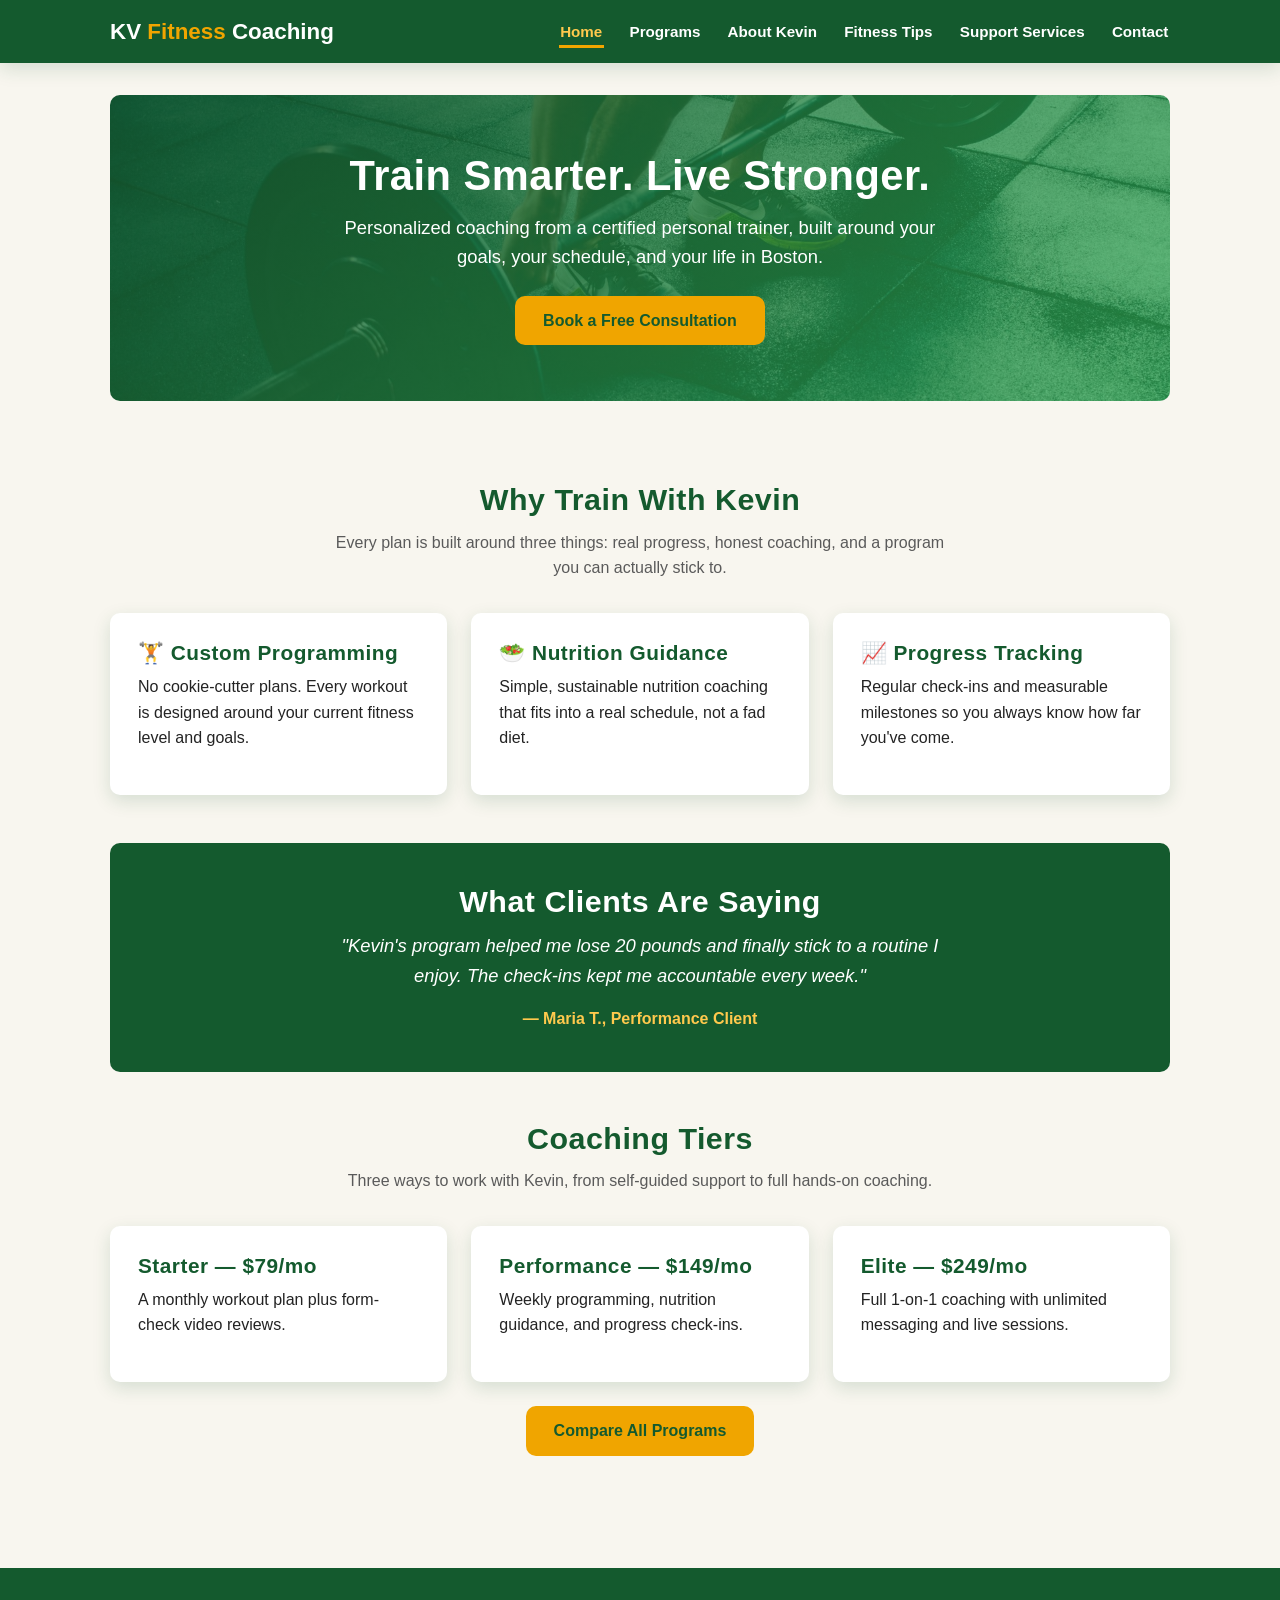
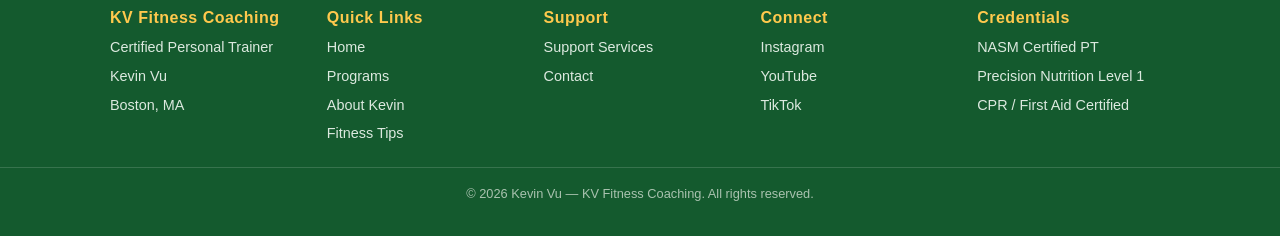
<file: index.html>
<!DOCTYPE html>
<html lang="en">
<head>
  <meta charset="UTF-8">
  <meta name="viewport" content="width=device-width, initial-scale=1.0">
  <title>KV Fitness Coaching | Home</title>
  <meta name="description" content="Personal training and fitness coaching with Kevin Vu, certified personal trainer in Boston, MA.">
  <link rel="stylesheet" href="styles/kvfitness.css">
</head>
<body>

  <header class="site-header">
    <div class="header-inner">
      <div class="logo">KV <span>Fitness</span> Coaching</div>
      <button class="nav-toggle" aria-label="Toggle navigation menu">&#9776;</button>
      <nav class="main-nav" aria-label="Primary">
        <ul>
          <li><a href="index.html" class="active">Home</a></li>
          <li><a href="programs.html">Programs</a></li>
          <li><a href="about.html">About Kevin</a></li>
          <li><a href="tips.html">Fitness Tips</a></li>
          <li><a href="services.html">Support Services</a></li>
          <li><a href="contact.html">Contact</a></li>
        </ul>
      </nav>
    </div>
  </header>

  <main>
    <section class="hero banner-home">
      <h1>Train Smarter. Live Stronger.</h1>
      <p>Personalized coaching from a certified personal trainer, built around your goals, your schedule, and your life in Boston.</p>
      <a href="contact.html" class="btn">Book a Free Consultation</a>
    </section>

    <section class="section">
      <div class="section-title">
        <h2>Why Train With Kevin</h2>
        <p>Every plan is built around three things: real progress, honest coaching, and a program you can actually stick to.</p>
      </div>
      <div class="card-grid">
        <article class="card">
          <h3>🏋️ Custom Programming</h3>
          <p>No cookie-cutter plans. Every workout is designed around your current fitness level and goals.</p>
        </article>
        <article class="card">
          <h3>🥗 Nutrition Guidance</h3>
          <p>Simple, sustainable nutrition coaching that fits into a real schedule, not a fad diet.</p>
        </article>
        <article class="card">
          <h3>📈 Progress Tracking</h3>
          <p>Regular check-ins and measurable milestones so you always know how far you've come.</p>
        </article>
      </div>
    </section>

    <section class="section testimonial">
      <h2>What Clients Are Saying</h2>
      <blockquote>"Kevin's program helped me lose 20 pounds and finally stick to a routine I enjoy. The check-ins kept me accountable every week."</blockquote>
      <cite>— Maria T., Performance Client</cite>
    </section>

    <section class="section">
      <div class="section-title">
        <h2>Coaching Tiers</h2>
        <p>Three ways to work with Kevin, from self-guided support to full hands-on coaching.</p>
      </div>
      <div class="card-grid">
        <article class="card">
          <h3>Starter — $79/mo</h3>
          <p>A monthly workout plan plus form-check video reviews.</p>
        </article>
        <article class="card">
          <h3>Performance — $149/mo</h3>
          <p>Weekly programming, nutrition guidance, and progress check-ins.</p>
        </article>
        <article class="card">
          <h3>Elite — $249/mo</h3>
          <p>Full 1-on-1 coaching with unlimited messaging and live sessions.</p>
        </article>
      </div>
      <p style="text-align:center; margin-top:1.5rem;"><a href="programs.html" class="btn">Compare All Programs</a></p>
    </section>
  </main>

  <footer class="site-footer">
    <div class="footer-inner">
      <div class="footer-col">
        <h3>KV Fitness Coaching</h3>
        <p>Certified Personal Trainer</p>
        <p>Kevin Vu</p>
        <p>Boston, MA</p>
      </div>
      <div class="footer-col">
        <h3>Quick Links</h3>
        <a href="index.html">Home</a>
        <a href="programs.html">Programs</a>
        <a href="about.html">About Kevin</a>
        <a href="tips.html">Fitness Tips</a>
      </div>
      <div class="footer-col">
        <h3>Support</h3>
        <a href="services.html">Support Services</a>
        <a href="contact.html">Contact</a>
      </div>
      <div class="footer-col">
        <h3>Connect</h3>
        <a href="#">Instagram</a>
        <a href="#">YouTube</a>
        <a href="#">TikTok</a>
      </div>
      <div class="footer-col">
        <h3>Credentials</h3>
        <p>NASM Certified PT</p>
        <p>Precision Nutrition Level 1</p>
        <p>CPR / First Aid Certified</p>
      </div>
    </div>
    <div class="footer-bottom">
      <p>&copy; 2026 Kevin Vu — KV Fitness Coaching. All rights reserved.</p>
    </div>
  </footer>

  <script src="scripts/nav.js"></script>
</body>
</html>
</file>
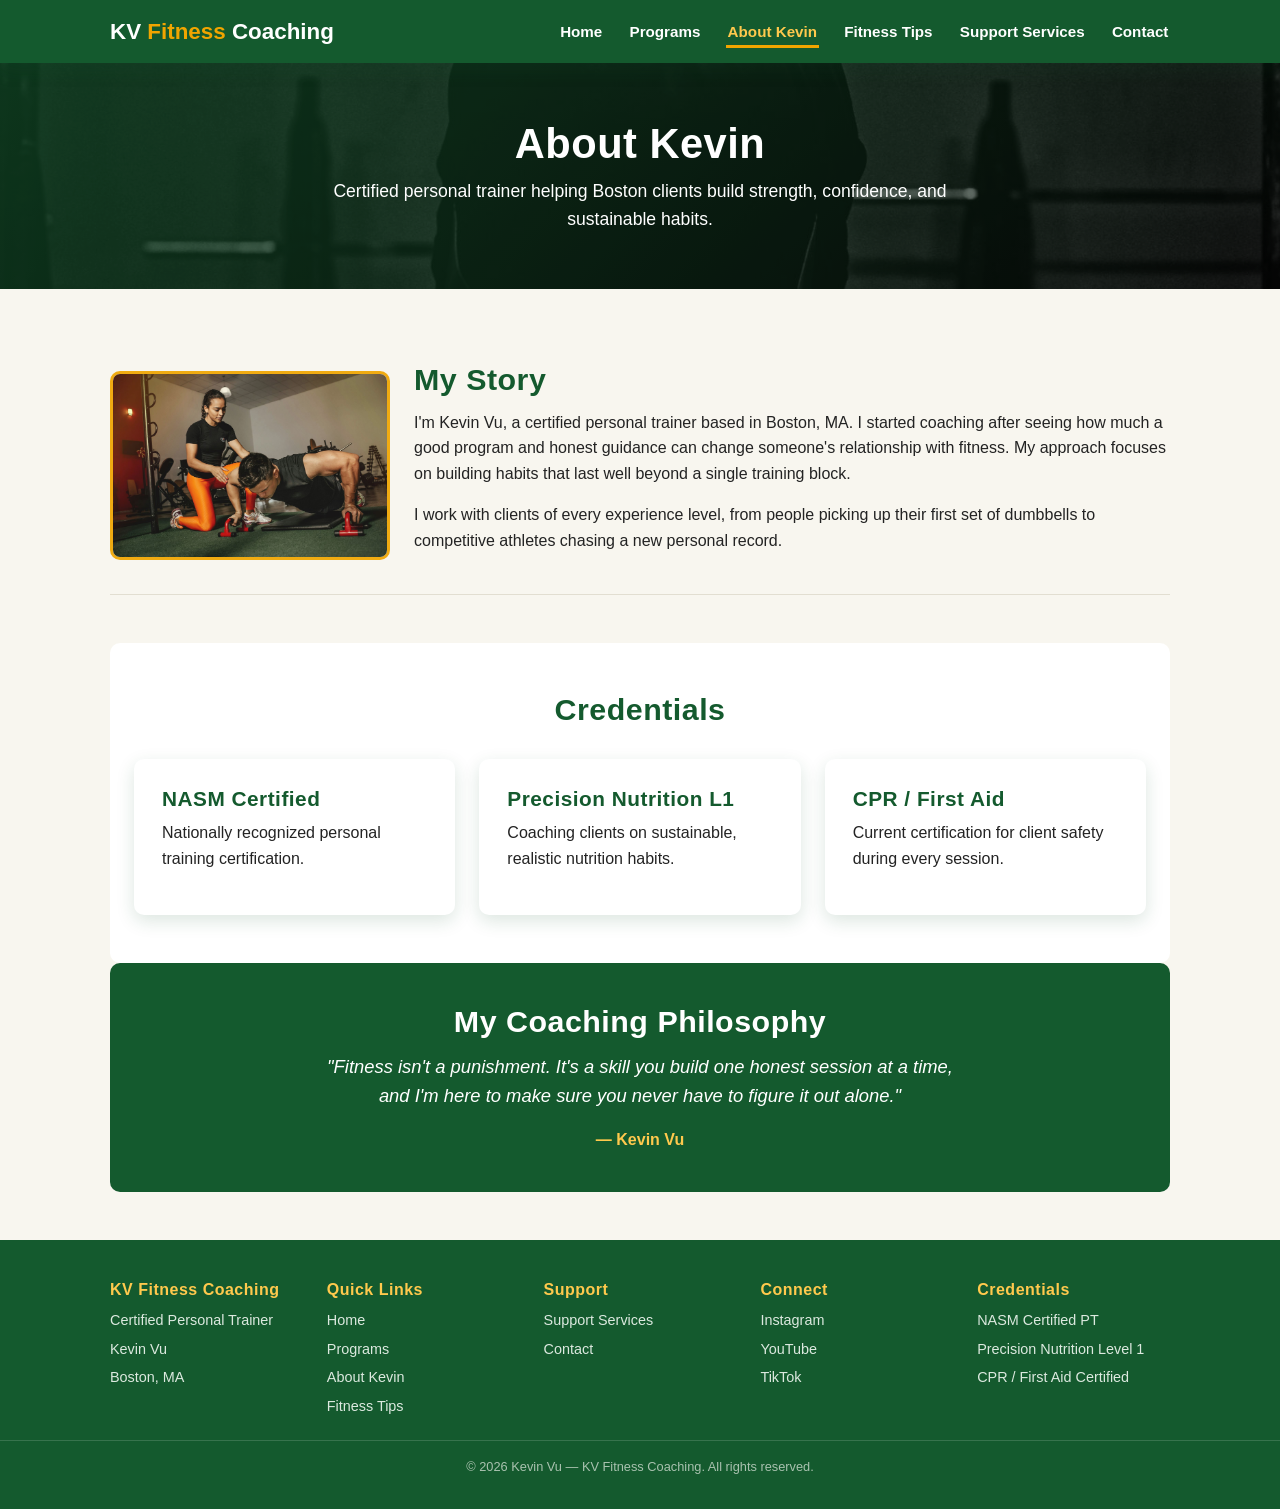
<file: about.html>
<!DOCTYPE html>
<html lang="en">
<head>
  <meta charset="UTF-8">
  <meta name="viewport" content="width=device-width, initial-scale=1.0">
  <title>KV Fitness Coaching | About Kevin</title>
  <meta name="description" content="Meet Kevin Vu, certified personal trainer based in Boston, MA.">
  <link rel="stylesheet" href="styles/kvfitness.css">
</head>
<body>

  <header class="site-header">
    <div class="header-inner">
      <div class="logo">KV <span>Fitness</span> Coaching</div>
      <button class="nav-toggle" aria-label="Toggle navigation menu">&#9776;</button>
      <nav class="main-nav" aria-label="Primary">
        <ul>
          <li><a href="index.html">Home</a></li>
          <li><a href="programs.html">Programs</a></li>
          <li><a href="about.html" class="active">About Kevin</a></li>
          <li><a href="tips.html">Fitness Tips</a></li>
          <li><a href="services.html">Support Services</a></li>
          <li><a href="contact.html">Contact</a></li>
        </ul>
      </nav>
    </div>
  </header>

  <section class="page-banner banner-about">
    <h1>About Kevin</h1>
    <p>Certified personal trainer helping Boston clients build strength, confidence, and sustainable habits.</p>
  </section>

  <main>
    <section class="section">
      <article class="program-row">
        <img src="images/about-portrait.jpg" alt="Kevin Vu coaching a client through a strength training session" style="width:280px; border-radius: var(--radius);">
        <div>
          <h2>My Story</h2>
          <p>I'm Kevin Vu, a certified personal trainer based in Boston, MA. I started coaching after seeing how much a good program and honest guidance can change someone's relationship with fitness. My approach focuses on building habits that last well beyond a single training block.</p>
          <p>I work with clients of every experience level, from people picking up their first set of dumbbells to competitive athletes chasing a new personal record.</p>
        </div>
      </article>
    </section>

    <section class="section section-alt">
      <div class="section-title">
        <h2>Credentials</h2>
      </div>
      <div class="card-grid">
        <article class="card">
          <h3>NASM Certified</h3>
          <p>Nationally recognized personal training certification.</p>
        </article>
        <article class="card">
          <h3>Precision Nutrition L1</h3>
          <p>Coaching clients on sustainable, realistic nutrition habits.</p>
        </article>
        <article class="card">
          <h3>CPR / First Aid</h3>
          <p>Current certification for client safety during every session.</p>
        </article>
      </div>
    </section>

    <section class="section testimonial">
      <h2>My Coaching Philosophy</h2>
      <blockquote>"Fitness isn't a punishment. It's a skill you build one honest session at a time, and I'm here to make sure you never have to figure it out alone."</blockquote>
      <cite>— Kevin Vu</cite>
    </section>
  </main>

  <footer class="site-footer">
    <div class="footer-inner">
      <div class="footer-col">
        <h3>KV Fitness Coaching</h3>
        <p>Certified Personal Trainer</p>
        <p>Kevin Vu</p>
        <p>Boston, MA</p>
      </div>
      <div class="footer-col">
        <h3>Quick Links</h3>
        <a href="index.html">Home</a>
        <a href="programs.html">Programs</a>
        <a href="about.html">About Kevin</a>
        <a href="tips.html">Fitness Tips</a>
      </div>
      <div class="footer-col">
        <h3>Support</h3>
        <a href="services.html">Support Services</a>
        <a href="contact.html">Contact</a>
      </div>
      <div class="footer-col">
        <h3>Connect</h3>
        <a href="#">Instagram</a>
        <a href="#">YouTube</a>
        <a href="#">TikTok</a>
      </div>
      <div class="footer-col">
        <h3>Credentials</h3>
        <p>NASM Certified PT</p>
        <p>Precision Nutrition Level 1</p>
        <p>CPR / First Aid Certified</p>
      </div>
    </div>
    <div class="footer-bottom">
      <p>&copy; 2026 Kevin Vu — KV Fitness Coaching. All rights reserved.</p>
    </div>
  </footer>

  <script src="scripts/nav.js"></script>
</body>
</html>
</file>
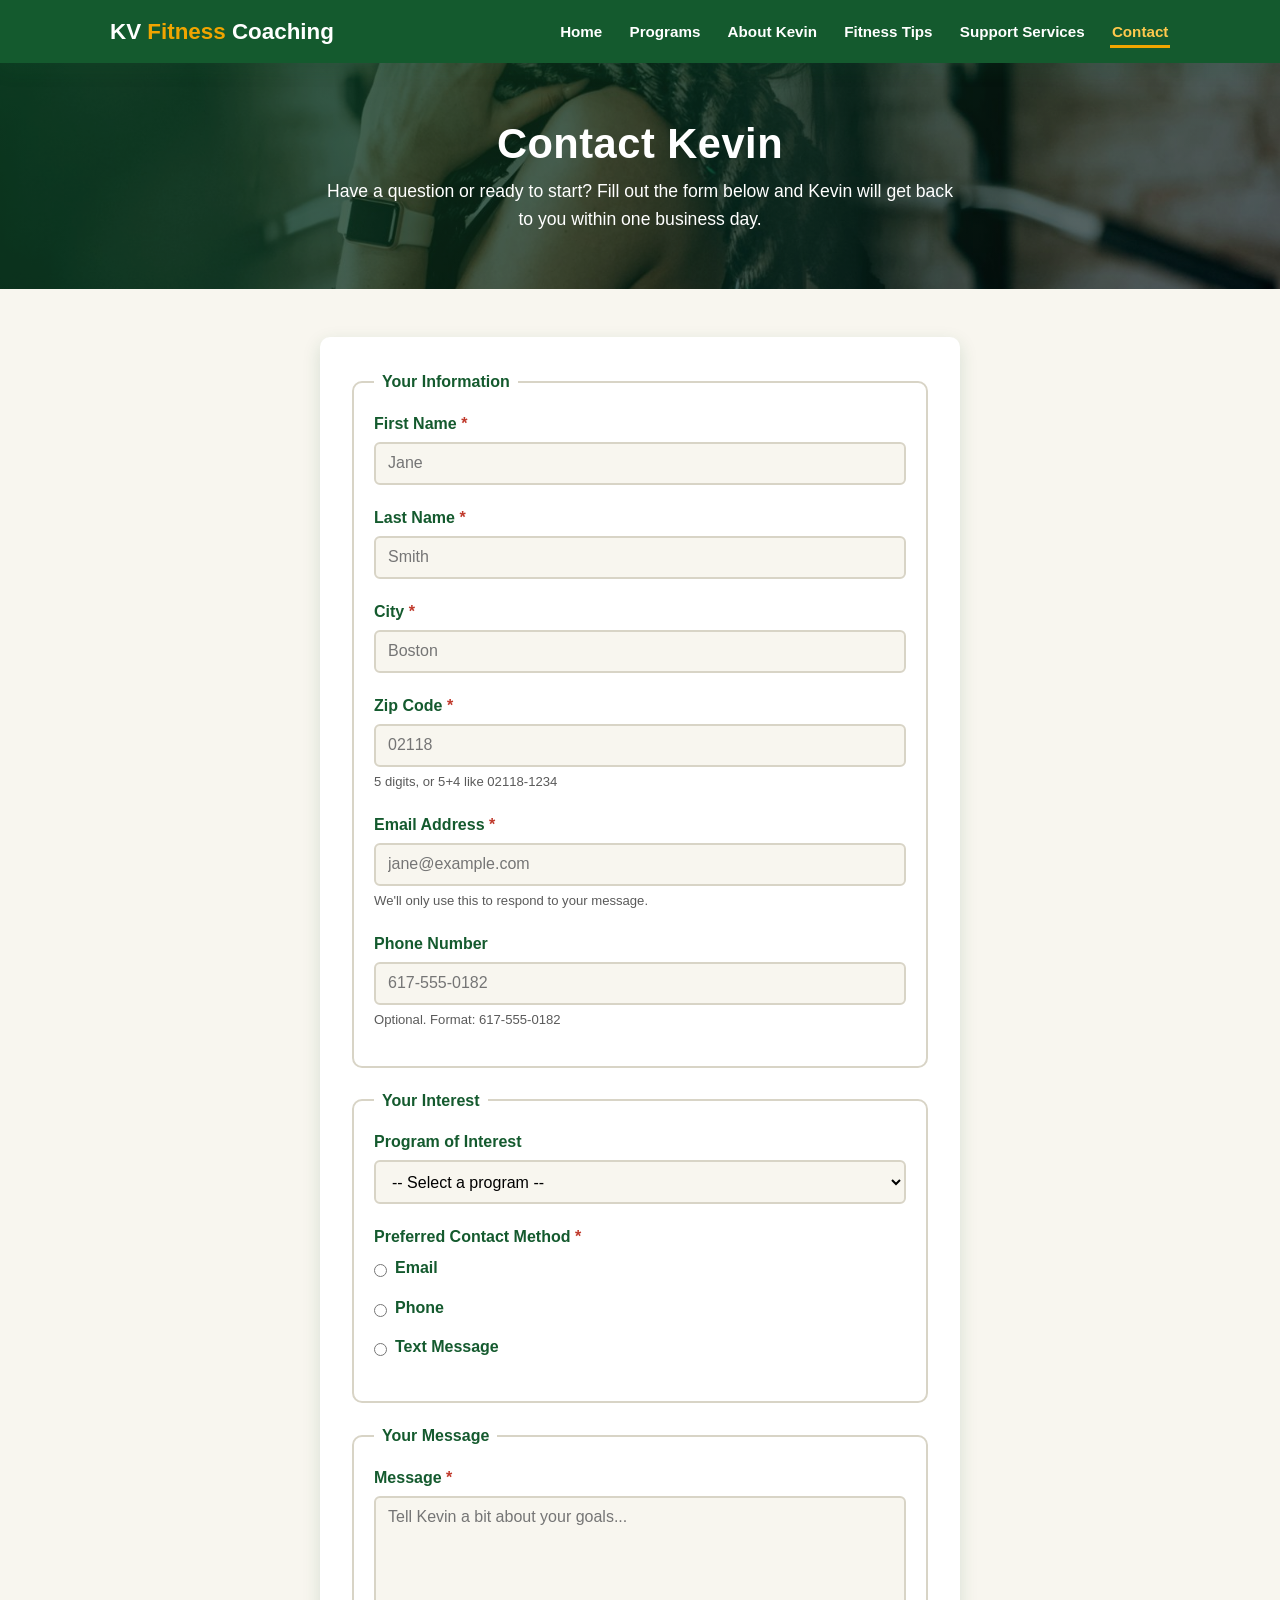
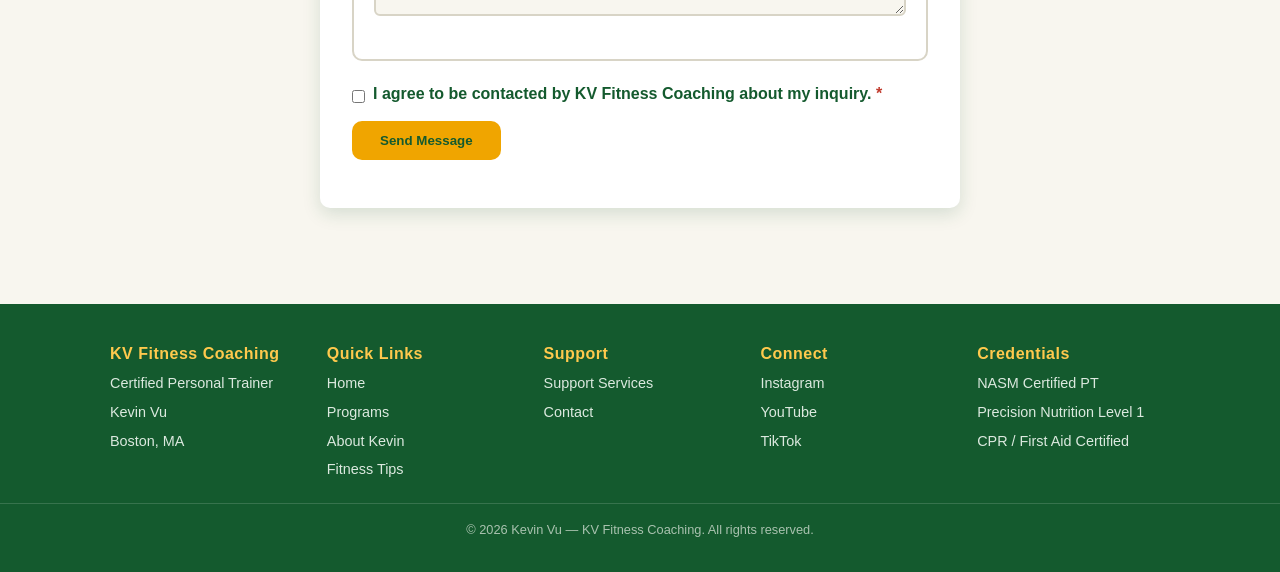
<file: contact.html>
<!DOCTYPE html>
<html lang="en">
<head>
  <meta charset="UTF-8">
  <meta name="viewport" content="width=device-width, initial-scale=1.0">
  <title>KV Fitness Coaching | Contact</title>
  <meta name="description" content="Contact Kevin Vu to book a free consultation or ask a question about coaching programs.">
  <link rel="stylesheet" href="styles/kvfitness.css">
</head>
<body>

  <header class="site-header">
    <div class="header-inner">
      <div class="logo">KV <span>Fitness</span> Coaching</div>
      <button class="nav-toggle" aria-label="Toggle navigation menu">&#9776;</button>
      <nav class="main-nav" aria-label="Primary">
        <ul>
          <li><a href="index.html">Home</a></li>
          <li><a href="programs.html">Programs</a></li>
          <li><a href="about.html">About Kevin</a></li>
          <li><a href="tips.html">Fitness Tips</a></li>
          <li><a href="services.html">Support Services</a></li>
          <li><a href="contact.html" class="active">Contact</a></li>
        </ul>
      </nav>
    </div>
  </header>

  <section class="page-banner banner-contact">
    <h1>Contact Kevin</h1>
    <p>Have a question or ready to start? Fill out the form below and Kevin will get back to you within one business day.</p>
  </section>

  <main>
    <section class="section">
      <form class="contact-form" id="contact-form" action="#" method="get">

        <fieldset>
          <legend>Your Information</legend>

          <div class="form-row">
            <div class="form-group">
              <label for="first-name">First Name <span class="required-flag">*</span></label>
              <input
                type="text"
                id="first-name"
                name="first-name"
                placeholder="Jane"
                minlength="2"
                maxlength="30"
                pattern="[A-Za-z\-']{2,30}"
                title="Letters only."
                required>
              <span class="error-msg" id="first-name-error"></span>
            </div>

            <div class="form-group">
              <label for="last-name">Last Name <span class="required-flag">*</span></label>
              <input
                type="text"
                id="last-name"
                name="last-name"
                placeholder="Smith"
                minlength="2"
                maxlength="30"
                pattern="[A-Za-z\-']{2,30}"
                title="Letters only."
                required>
              <span class="error-msg" id="last-name-error"></span>
            </div>
          </div>

          <div class="form-row">
            <div class="form-group">
              <label for="city">City <span class="required-flag">*</span></label>
              <input
                type="text"
                id="city"
                name="city"
                placeholder="Boston"
                minlength="2"
                maxlength="40"
                required>
              <span class="error-msg" id="city-error"></span>
            </div>

            <div class="form-group">
              <label for="zip">Zip Code <span class="required-flag">*</span></label>
              <input
                type="text"
                id="zip"
                name="zip"
                placeholder="02118"
                maxlength="10"
                required>
              <span class="error-msg" id="zip-error"></span>
              <span class="hint">5 digits, or 5+4 like 02118-1234</span>
            </div>
          </div>

          <div class="form-group">
            <label for="email">Email Address <span class="required-flag">*</span></label>
            <input
              type="email"
              id="email"
              name="email"
              placeholder="jane@example.com"
              required>
            <span class="error-msg" id="email-error"></span>
            <span class="hint">We'll only use this to respond to your message.</span>
          </div>

          <div class="form-group">
            <label for="phone">Phone Number</label>
            <input
              type="tel"
              id="phone"
              name="phone"
              placeholder="617-555-0182"
              pattern="[0-9]{3}-[0-9]{3}-[0-9]{4}"
              title="Format: 617-555-0182">
            <span class="hint">Optional. Format: 617-555-0182</span>
          </div>
        </fieldset>

        <fieldset>
          <legend>Your Interest</legend>

          <div class="form-group">
            <label for="program">Program of Interest</label>
            <select id="program" name="program" required>
              <option value="">-- Select a program --</option>
              <option value="starter">Starter — $79/mo</option>
              <option value="performance">Performance — $149/mo</option>
              <option value="elite">Elite — $249/mo</option>
              <option value="not-sure">Not sure yet</option>
            </select>
          </div>

          <div class="form-group">
            <label>Preferred Contact Method <span class="required-flag">*</span></label>
            <div class="radio-row">
              <input type="radio" id="contact-email" name="contact-method" value="email" required>
              <label for="contact-email">Email</label>
            </div>
            <div class="radio-row">
              <input type="radio" id="contact-phone" name="contact-method" value="phone">
              <label for="contact-phone">Phone</label>
            </div>
            <div class="radio-row">
              <input type="radio" id="contact-text" name="contact-method" value="text">
              <label for="contact-text">Text Message</label>
            </div>
          </div>
        </fieldset>

        <fieldset>
          <legend>Your Message</legend>
          <div class="form-group">
            <label for="message">Message <span class="required-flag">*</span></label>
            <textarea
              id="message"
              name="message"
              placeholder="Tell Kevin a bit about your goals..."
              minlength="10"
              maxlength="500"
              required></textarea>
          </div>
        </fieldset>

        <div class="form-group checkbox-row">
          <input type="checkbox" id="consent" name="consent" required>
          <label for="consent">I agree to be contacted by KV Fitness Coaching about my inquiry. <span class="required-flag">*</span></label>
        </div>

        <button type="submit" class="btn">Send Message</button>
        <p id="form-status" class="hint" role="status" style="margin-top:1rem;"></p>
      </form>
    </section>
  </main>

  <footer class="site-footer">
    <div class="footer-inner">
      <div class="footer-col">
        <h3>KV Fitness Coaching</h3>
        <p>Certified Personal Trainer</p>
        <p>Kevin Vu</p>
        <p>Boston, MA</p>
      </div>
      <div class="footer-col">
        <h3>Quick Links</h3>
        <a href="index.html">Home</a>
        <a href="programs.html">Programs</a>
        <a href="about.html">About Kevin</a>
        <a href="tips.html">Fitness Tips</a>
      </div>
      <div class="footer-col">
        <h3>Support</h3>
        <a href="services.html">Support Services</a>
        <a href="contact.html">Contact</a>
      </div>
      <div class="footer-col">
        <h3>Connect</h3>
        <a href="#">Instagram</a>
        <a href="#">YouTube</a>
        <a href="#">TikTok</a>
      </div>
      <div class="footer-col">
        <h3>Credentials</h3>
        <p>NASM Certified PT</p>
        <p>Precision Nutrition Level 1</p>
        <p>CPR / First Aid Certified</p>
      </div>
    </div>
    <div class="footer-bottom">
      <p>&copy; 2026 Kevin Vu — KV Fitness Coaching. All rights reserved.</p>
    </div>
  </footer>

  <script src="scripts/nav.js"></script>
  <script src="scripts/contact-validate.js"></script>
</body>
</html>
</file>
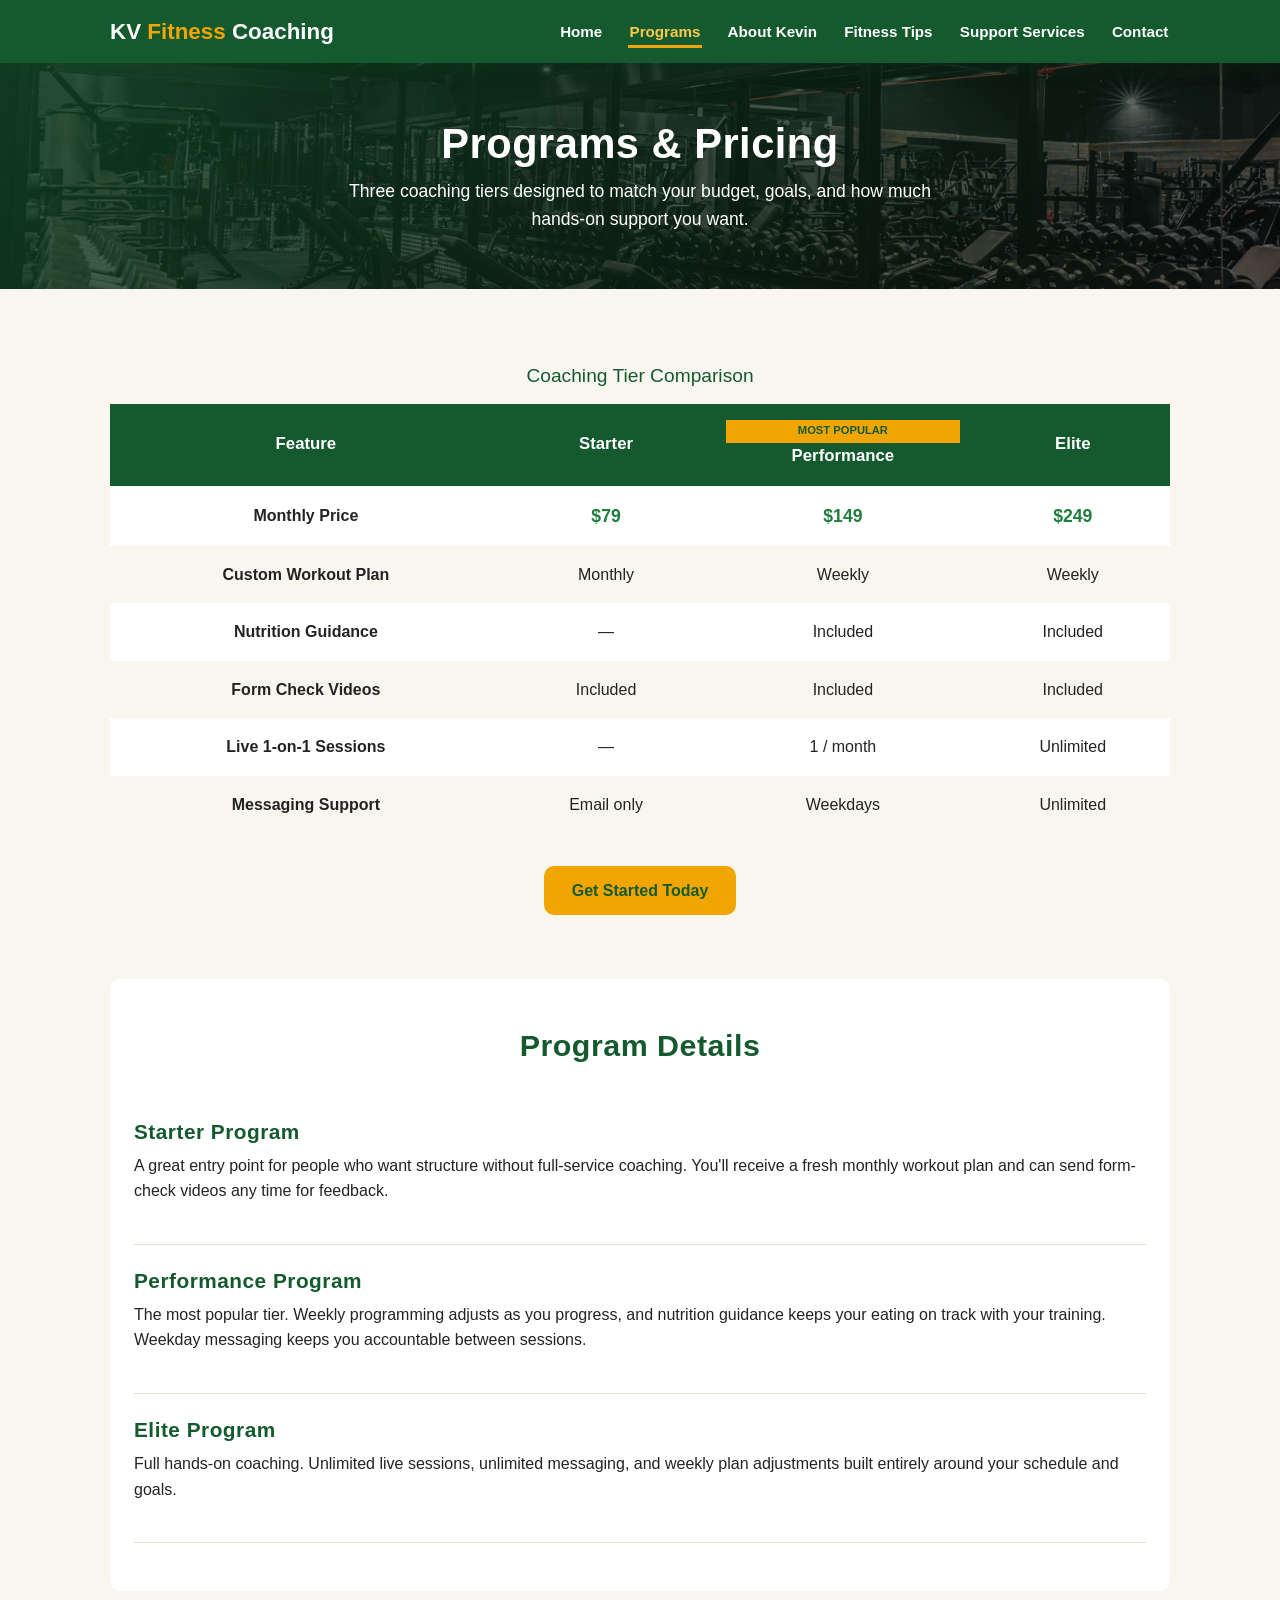
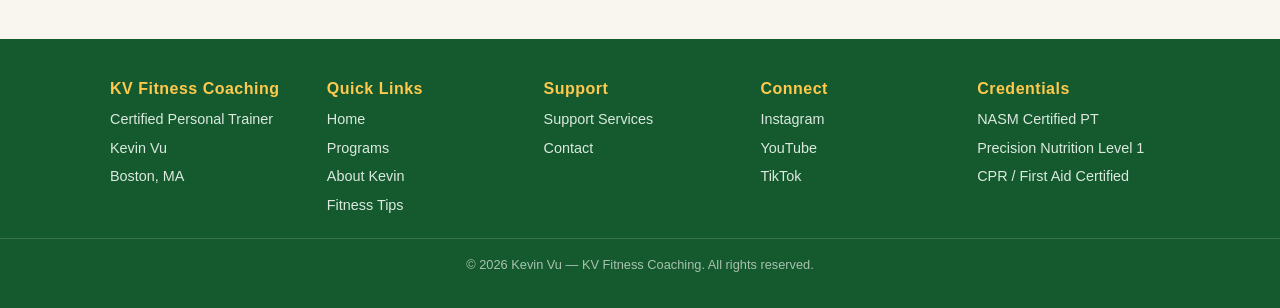
<file: programs.html>
<!DOCTYPE html>
<html lang="en">
<head>
  <meta charset="UTF-8">
  <meta name="viewport" content="width=device-width, initial-scale=1.0">
  <title>KV Fitness Coaching | Programs & Pricing</title>
  <meta name="description" content="Compare coaching tiers and pricing for KV Fitness Coaching with Kevin Vu.">
  <link rel="stylesheet" href="styles/kvfitness.css">
</head>
<body>

  <header class="site-header">
    <div class="header-inner">
      <div class="logo">KV <span>Fitness</span> Coaching</div>
      <button class="nav-toggle" aria-label="Toggle navigation menu">&#9776;</button>
      <nav class="main-nav" aria-label="Primary">
        <ul>
          <li><a href="index.html">Home</a></li>
          <li><a href="programs.html" class="active">Programs</a></li>
          <li><a href="about.html">About Kevin</a></li>
          <li><a href="tips.html">Fitness Tips</a></li>
          <li><a href="services.html">Support Services</a></li>
          <li><a href="contact.html">Contact</a></li>
        </ul>
      </nav>
    </div>
  </header>

  <section class="page-banner banner-programs">
    <h1>Programs & Pricing</h1>
    <p>Three coaching tiers designed to match your budget, goals, and how much hands-on support you want.</p>
  </section>

  <main>
    <section class="section">
      <table class="pricing-table">
        <caption>Coaching Tier Comparison</caption>
        <thead>
          <tr>
            <th scope="col">Feature</th>
            <th scope="col">Starter</th>
            <th scope="col" class="tier-featured">Performance</th>
            <th scope="col">Elite</th>
          </tr>
        </thead>
        <tbody>
          <tr>
            <th scope="row">Monthly Price</th>
            <td class="price">$79</td>
            <td class="price">$149</td>
            <td class="price">$249</td>
          </tr>
          <tr>
            <th scope="row">Custom Workout Plan</th>
            <td>Monthly</td>
            <td>Weekly</td>
            <td>Weekly</td>
          </tr>
          <tr>
            <th scope="row">Nutrition Guidance</th>
            <td>—</td>
            <td>Included</td>
            <td>Included</td>
          </tr>
          <tr>
            <th scope="row">Form Check Videos</th>
            <td>Included</td>
            <td>Included</td>
            <td>Included</td>
          </tr>
          <tr>
            <th scope="row">Live 1-on-1 Sessions</th>
            <td>—</td>
            <td>1 / month</td>
            <td>Unlimited</td>
          </tr>
          <tr>
            <th scope="row">Messaging Support</th>
            <td>Email only</td>
            <td>Weekdays</td>
            <td>Unlimited</td>
          </tr>
        </tbody>
      </table>
      <p style="text-align:center; margin-top:2rem;"><a href="contact.html" class="btn">Get Started Today</a></p>
    </section>

    <section class="section section-alt">
      <div class="section-title">
        <h2>Program Details</h2>
      </div>

      <div class="program-row">
        <div>
          <h3>Starter Program</h3>
          <p>A great entry point for people who want structure without full-service coaching. You'll receive a fresh monthly workout plan and can send form-check videos any time for feedback.</p>
        </div>
      </div>

      <div class="program-row">
        <div>
          <h3>Performance Program</h3>
          <p>The most popular tier. Weekly programming adjusts as you progress, and nutrition guidance keeps your eating on track with your training. Weekday messaging keeps you accountable between sessions.</p>
        </div>
      </div>

      <div class="program-row">
        <div>
          <h3>Elite Program</h3>
          <p>Full hands-on coaching. Unlimited live sessions, unlimited messaging, and weekly plan adjustments built entirely around your schedule and goals.</p>
        </div>
      </div>
    </section>
  </main>

  <footer class="site-footer">
    <div class="footer-inner">
      <div class="footer-col">
        <h3>KV Fitness Coaching</h3>
        <p>Certified Personal Trainer</p>
        <p>Kevin Vu</p>
        <p>Boston, MA</p>
      </div>
      <div class="footer-col">
        <h3>Quick Links</h3>
        <a href="index.html">Home</a>
        <a href="programs.html">Programs</a>
        <a href="about.html">About Kevin</a>
        <a href="tips.html">Fitness Tips</a>
      </div>
      <div class="footer-col">
        <h3>Support</h3>
        <a href="services.html">Support Services</a>
        <a href="contact.html">Contact</a>
      </div>
      <div class="footer-col">
        <h3>Connect</h3>
        <a href="#">Instagram</a>
        <a href="#">YouTube</a>
        <a href="#">TikTok</a>
      </div>
      <div class="footer-col">
        <h3>Credentials</h3>
        <p>NASM Certified PT</p>
        <p>Precision Nutrition Level 1</p>
        <p>CPR / First Aid Certified</p>
      </div>
    </div>
    <div class="footer-bottom">
      <p>&copy; 2026 Kevin Vu — KV Fitness Coaching. All rights reserved.</p>
    </div>
  </footer>

  <script src="scripts/nav.js"></script>
</body>
</html>
</file>
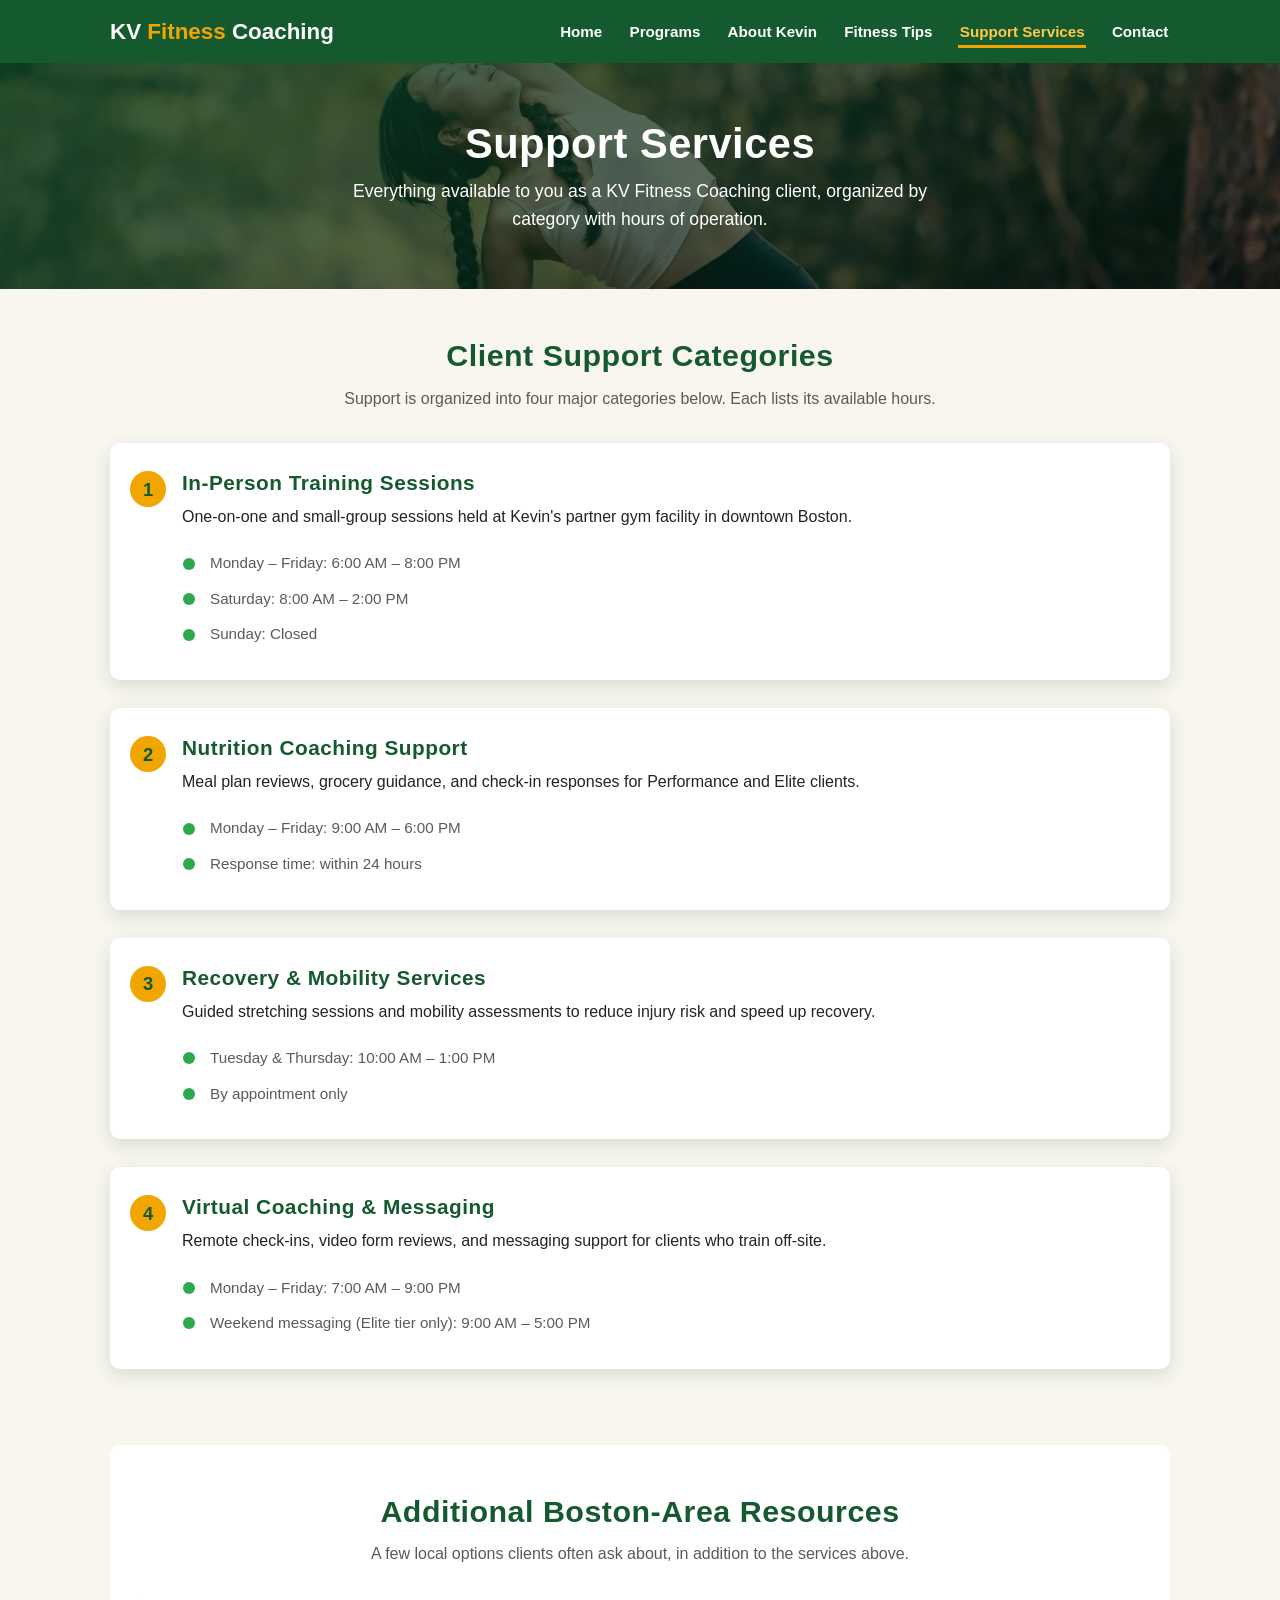
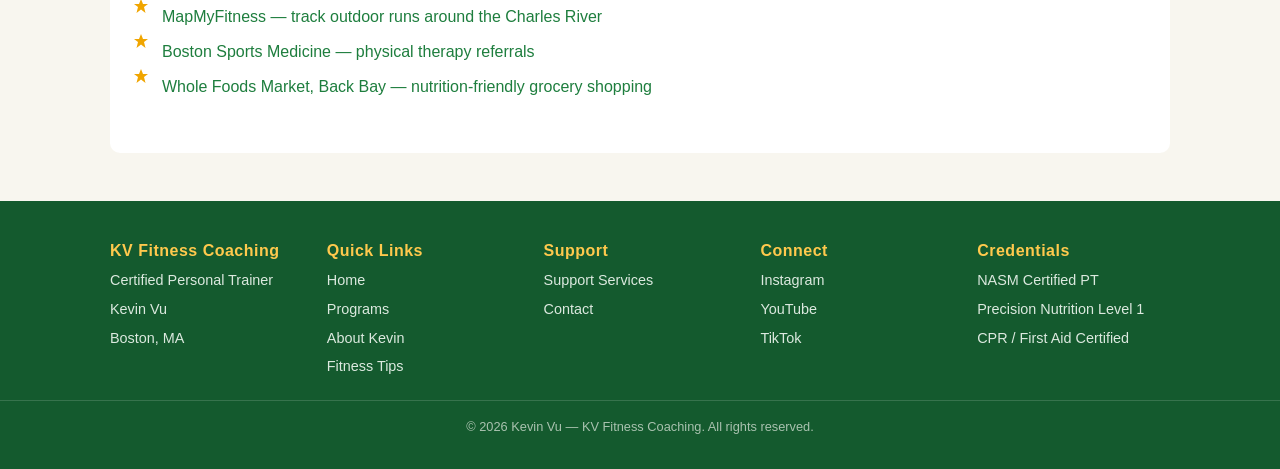
<file: services.html>
<!DOCTYPE html>
<html lang="en">
<head>
  <meta charset="UTF-8">
  <meta name="viewport" content="width=device-width, initial-scale=1.0">
  <title>KV Fitness Coaching | Support Services</title>
  <meta name="description" content="Support services available to KV Fitness Coaching clients, including hours of operation.">
  <link rel="stylesheet" href="styles/kvfitness.css">
</head>
<body>

  <header class="site-header">
    <div class="header-inner">
      <div class="logo">KV <span>Fitness</span> Coaching</div>
      <button class="nav-toggle" aria-label="Toggle navigation menu">&#9776;</button>
      <nav class="main-nav" aria-label="Primary">
        <ul>
          <li><a href="index.html">Home</a></li>
          <li><a href="programs.html">Programs</a></li>
          <li><a href="about.html">About Kevin</a></li>
          <li><a href="tips.html">Fitness Tips</a></li>
          <li><a href="services.html" class="active">Support Services</a></li>
          <li><a href="contact.html">Contact</a></li>
        </ul>
      </nav>
    </div>
  </header>

  <section class="page-banner banner-services">
    <h1>Support Services</h1>
    <p>Everything available to you as a KV Fitness Coaching client, organized by category with hours of operation.</p>
  </section>

  <main>
    <section class="section">
      <div class="section-title">
        <h2>Client Support Categories</h2>
        <p>Support is organized into four major categories below. Each lists its available hours.</p>
      </div>

      <ol class="services-list">
        <li>
          <h3>In-Person Training Sessions</h3>
          <p>One-on-one and small-group sessions held at Kevin's partner gym facility in downtown Boston.</p>
          <ul class="hours-list">
            <li>Monday – Friday: 6:00 AM – 8:00 PM</li>
            <li>Saturday: 8:00 AM – 2:00 PM</li>
            <li>Sunday: Closed</li>
          </ul>
        </li>

        <li>
          <h3>Nutrition Coaching Support</h3>
          <p>Meal plan reviews, grocery guidance, and check-in responses for Performance and Elite clients.</p>
          <ul class="hours-list">
            <li>Monday – Friday: 9:00 AM – 6:00 PM</li>
            <li>Response time: within 24 hours</li>
          </ul>
        </li>

        <li>
          <h3>Recovery & Mobility Services</h3>
          <p>Guided stretching sessions and mobility assessments to reduce injury risk and speed up recovery.</p>
          <ul class="hours-list">
            <li>Tuesday & Thursday: 10:00 AM – 1:00 PM</li>
            <li>By appointment only</li>
          </ul>
        </li>

        <li>
          <h3>Virtual Coaching & Messaging</h3>
          <p>Remote check-ins, video form reviews, and messaging support for clients who train off-site.</p>
          <ul class="hours-list">
            <li>Monday – Friday: 7:00 AM – 9:00 PM</li>
            <li>Weekend messaging (Elite tier only): 9:00 AM – 5:00 PM</li>
          </ul>
        </li>
      </ol>
    </section>

    <section class="section section-alt">
      <div class="section-title">
        <h2>Additional Boston-Area Resources</h2>
        <p>A few local options clients often ask about, in addition to the services above.</p>
      </div>
      <ul class="local-resources">
        <li><a href="https://www.mapmyfitness.com" target="_blank" rel="noopener">MapMyFitness — track outdoor runs around the Charles River</a></li>
        <li><a href="https://www.bostonsportsmedicine.com" target="_blank" rel="noopener">Boston Sports Medicine — physical therapy referrals</a></li>
        <li><a href="https://www.wholefoodsmarket.com" target="_blank" rel="noopener">Whole Foods Market, Back Bay — nutrition-friendly grocery shopping</a></li>
      </ul>
    </section>
  </main>

  <footer class="site-footer">
    <div class="footer-inner">
      <div class="footer-col">
        <h3>KV Fitness Coaching</h3>
        <p>Certified Personal Trainer</p>
        <p>Kevin Vu</p>
        <p>Boston, MA</p>
      </div>
      <div class="footer-col">
        <h3>Quick Links</h3>
        <a href="index.html">Home</a>
        <a href="programs.html">Programs</a>
        <a href="about.html">About Kevin</a>
        <a href="tips.html">Fitness Tips</a>
      </div>
      <div class="footer-col">
        <h3>Support</h3>
        <a href="services.html">Support Services</a>
        <a href="contact.html">Contact</a>
      </div>
      <div class="footer-col">
        <h3>Connect</h3>
        <a href="#">Instagram</a>
        <a href="#">YouTube</a>
        <a href="#">TikTok</a>
      </div>
      <div class="footer-col">
        <h3>Credentials</h3>
        <p>NASM Certified PT</p>
        <p>Precision Nutrition Level 1</p>
        <p>CPR / First Aid Certified</p>
      </div>
    </div>
    <div class="footer-bottom">
      <p>&copy; 2026 Kevin Vu — KV Fitness Coaching. All rights reserved.</p>
    </div>
  </footer>

  <script src="scripts/nav.js"></script>
</body>
</html>
</file>
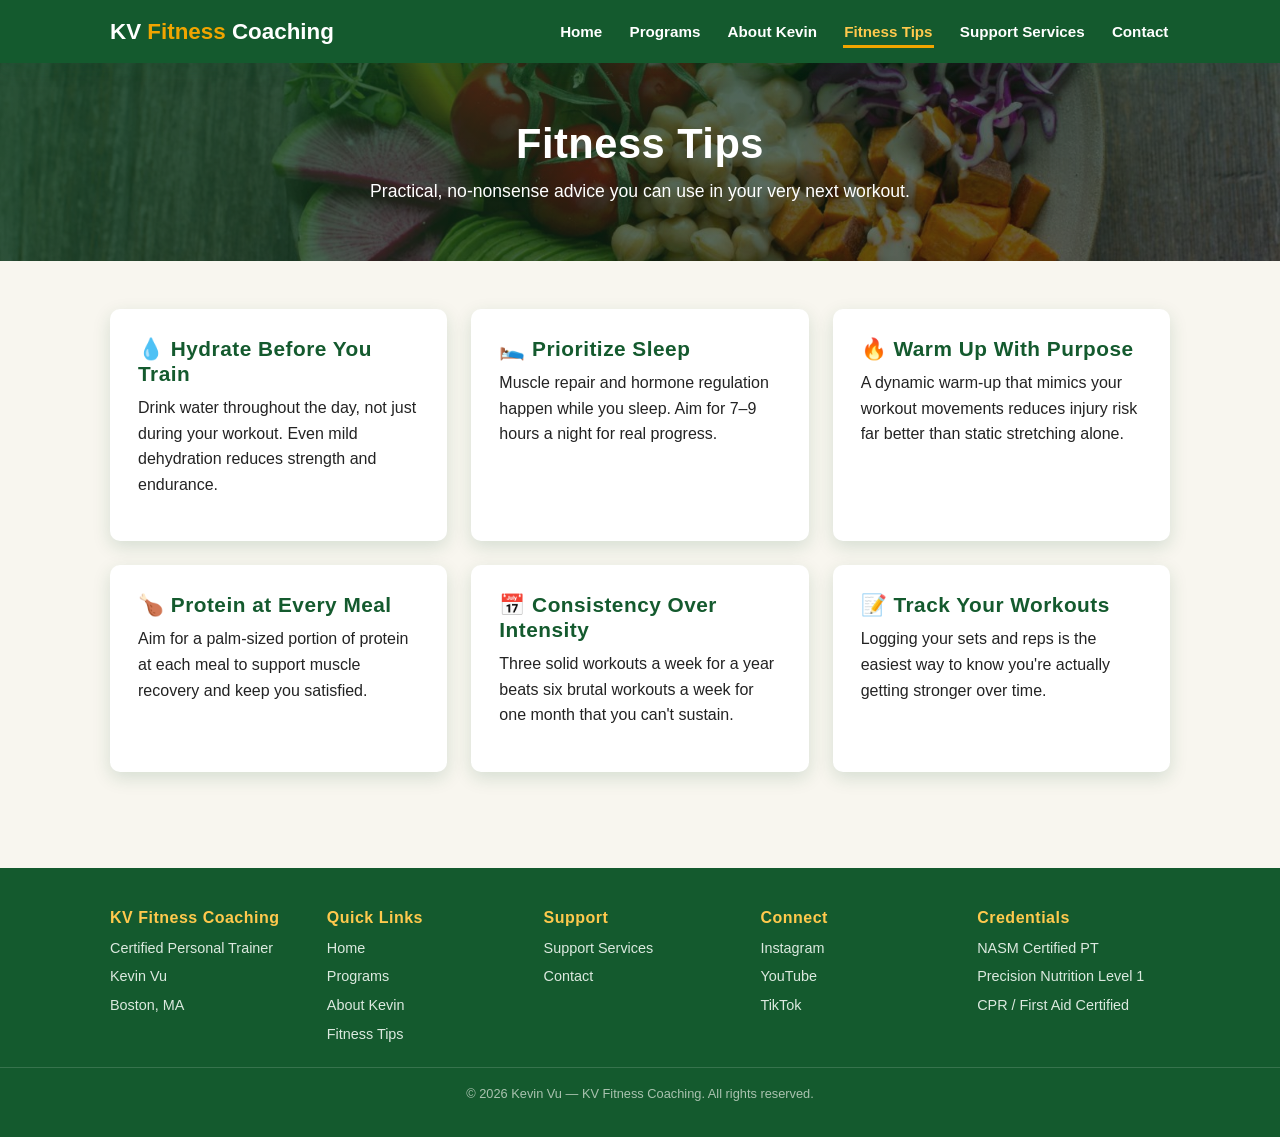
<file: tips.html>
<!DOCTYPE html>
<html lang="en">
<head>
  <meta charset="UTF-8">
  <meta name="viewport" content="width=device-width, initial-scale=1.0">
  <title>KV Fitness Coaching | Fitness Tips</title>
  <meta name="description" content="Fitness and nutrition tips from certified personal trainer Kevin Vu.">
  <link rel="stylesheet" href="styles/kvfitness.css">
</head>
<body>

  <header class="site-header">
    <div class="header-inner">
      <div class="logo">KV <span>Fitness</span> Coaching</div>
      <button class="nav-toggle" aria-label="Toggle navigation menu">&#9776;</button>
      <nav class="main-nav" aria-label="Primary">
        <ul>
          <li><a href="index.html">Home</a></li>
          <li><a href="programs.html">Programs</a></li>
          <li><a href="about.html">About Kevin</a></li>
          <li><a href="tips.html" class="active">Fitness Tips</a></li>
          <li><a href="services.html">Support Services</a></li>
          <li><a href="contact.html">Contact</a></li>
        </ul>
      </nav>
    </div>
  </header>

  <section class="page-banner banner-tips">
    <h1>Fitness Tips</h1>
    <p>Practical, no-nonsense advice you can use in your very next workout.</p>
  </section>

  <main>
    <section class="section">
      <div class="card-grid">
        <article class="card">
          <h3>💧 Hydrate Before You Train</h3>
          <p>Drink water throughout the day, not just during your workout. Even mild dehydration reduces strength and endurance.</p>
        </article>
        <article class="card">
          <h3>🛌 Prioritize Sleep</h3>
          <p>Muscle repair and hormone regulation happen while you sleep. Aim for 7–9 hours a night for real progress.</p>
        </article>
        <article class="card">
          <h3>🔥 Warm Up With Purpose</h3>
          <p>A dynamic warm-up that mimics your workout movements reduces injury risk far better than static stretching alone.</p>
        </article>
        <article class="card">
          <h3>🍗 Protein at Every Meal</h3>
          <p>Aim for a palm-sized portion of protein at each meal to support muscle recovery and keep you satisfied.</p>
        </article>
        <article class="card">
          <h3>📅 Consistency Over Intensity</h3>
          <p>Three solid workouts a week for a year beats six brutal workouts a week for one month that you can't sustain.</p>
        </article>
        <article class="card">
          <h3>📝 Track Your Workouts</h3>
          <p>Logging your sets and reps is the easiest way to know you're actually getting stronger over time.</p>
        </article>
      </div>
    </section>
  </main>

  <footer class="site-footer">
    <div class="footer-inner">
      <div class="footer-col">
        <h3>KV Fitness Coaching</h3>
        <p>Certified Personal Trainer</p>
        <p>Kevin Vu</p>
        <p>Boston, MA</p>
      </div>
      <div class="footer-col">
        <h3>Quick Links</h3>
        <a href="index.html">Home</a>
        <a href="programs.html">Programs</a>
        <a href="about.html">About Kevin</a>
        <a href="tips.html">Fitness Tips</a>
      </div>
      <div class="footer-col">
        <h3>Support</h3>
        <a href="services.html">Support Services</a>
        <a href="contact.html">Contact</a>
      </div>
      <div class="footer-col">
        <h3>Connect</h3>
        <a href="#">Instagram</a>
        <a href="#">YouTube</a>
        <a href="#">TikTok</a>
      </div>
      <div class="footer-col">
        <h3>Credentials</h3>
        <p>NASM Certified PT</p>
        <p>Precision Nutrition Level 1</p>
        <p>CPR / First Aid Certified</p>
      </div>
    </div>
    <div class="footer-bottom">
      <p>&copy; 2026 Kevin Vu — KV Fitness Coaching. All rights reserved.</p>
    </div>
  </footer>

  <script src="scripts/nav.js"></script>
</body>
</html>
</file>
<file: styles/kvfitness.css>
/* ==========================================================
   KV Fitness Coaching – External Stylesheet
   Author: Kevin Vu
   File:   styles/kvfitness.css
   ==========================================================
   TABLE OF CONTENTS
   1. Reset & Box Model
   2. CSS Custom Properties
   3. Base / Typography
   4. Header & Navigation
   5. Page Banner
   6. Main Layout & Sections
   7. Home Page Sections
   8. Programs Page / Pricing Table
   9. Services Page (ordered/unordered lists)
  10. Contact Page / Form Validation Styles
  11. Cards & Grids
  12. Footer
  13. Responsive Media Queries
   ========================================================== */

/* 1. RESET & BOX MODEL */
*, *::before, *::after { box-sizing: border-box; margin: 0; padding: 0; }
html { scroll-behavior: smooth; }
img { max-width: 100%; display: block; }

/* 2. CSS CUSTOM PROPERTIES */
:root {
  --forest-dark: #145a2e;
  --forest-mid: #1e7e3e;
  --forest-light: #2ea84f;
  --gold: #f0a500;
  --gold-light: #ffc94d;
  --cream: #f8f6ef;
  --charcoal: #232323;
  --gray: #5a5a5a;
  --white: #ffffff;
  --radius: 10px;
  --shadow: 0 6px 18px rgba(20, 90, 46, 0.15);
  --font-display: "Oswald", "Arial Narrow", sans-serif;
  --font-body: "Lato", Arial, Helvetica, sans-serif;
}

/* 3. BASE / TYPOGRAPHY */
body {
  font-family: var(--font-body);
  color: var(--charcoal);
  background: var(--cream);
  line-height: 1.6;
}
h1, h2, h3, h4 {
  font-family: var(--font-display);
  color: var(--forest-dark);
  letter-spacing: 0.5px;
  line-height: 1.2;
}
h1 { font-size: 2.6rem; }
h2 { font-size: 1.9rem; margin-bottom: 0.75rem; }
h3 { font-size: 1.3rem; margin-bottom: 0.5rem; }
p { margin-bottom: 1rem; }
a { color: var(--forest-mid); text-decoration: none; }
a:hover, a:focus { color: var(--gold); }
.btn {
  display: inline-block;
  background: var(--gold);
  color: var(--forest-dark);
  font-weight: 700;
  padding: 0.75rem 1.75rem;
  border-radius: var(--radius);
  border: none;
  cursor: pointer;
  transition: transform 0.15s ease, background 0.15s ease;
}
.btn:hover, .btn:focus { background: var(--gold-light); transform: translateY(-2px); color: var(--forest-dark); }

/* 4. HEADER & NAVIGATION */
header.site-header {
  background: var(--forest-dark);
  position: sticky;
  top: 0;
  z-index: 100;
  box-shadow: var(--shadow);
}
.header-inner {
  max-width: 1100px;
  margin: 0 auto;
  display: flex;
  align-items: center;
  justify-content: space-between;
  padding: 0.85rem 1.25rem;
}
.logo {
  font-family: var(--font-display);
  font-size: 1.4rem;
  color: var(--white);
  font-weight: 700;
}
.logo span { color: var(--gold); }
nav.main-nav ul {
  list-style: none;
  display: flex;
  flex-wrap: wrap;
  gap: 1.5rem;
}
nav.main-nav a {
  color: var(--white);
  font-weight: 600;
  font-size: 0.95rem;
  padding: 0.35rem 0.1rem;
  border-bottom: 3px solid transparent;
}
nav.main-nav a:hover, nav.main-nav a:focus,
nav.main-nav a.active {
  color: var(--gold-light);
  border-bottom-color: var(--gold);
}
.nav-toggle {
  display: none;
  background: none;
  border: 2px solid var(--white);
  color: var(--white);
  border-radius: 6px;
  font-size: 1.1rem;
  padding: 0.3rem 0.6rem;
  cursor: pointer;
}

/* 5. PAGE BANNER */
.page-banner {
  position: relative;
  background: linear-gradient(135deg, var(--forest-dark), var(--forest-mid));
  background-size: cover;
  background-position: center;
  color: var(--white);
  padding: 3.5rem 1.25rem;
  text-align: center;
}
.page-banner::after {
  content: "";
  position: absolute;
  top: 0; left: 0; right: 0; bottom: 0;
  background: rgba(0, 0, 0, 0.25);
  z-index: 0;
}
.page-banner h1, .page-banner p {
  position: relative;
  z-index: 1;
  color: var(--white);
}
.page-banner p { font-size: 1.1rem; max-width: 640px; margin: 0.5rem auto 0; }

/* Per-page banner photos. Each layers a green gradient (for text contrast)
   over a real photo. If the photo file is missing, the gradient alone
   still displays correctly - safe fallback while images are being added. */
.hero.banner-home {
  background-image: linear-gradient(135deg, rgba(20,90,46,0.82), rgba(46,168,79,0.72)), url('../images/hero-home.jpg');
  background-size: cover;
  background-position: center;
  background-repeat: no-repeat;
}
.page-banner.banner-programs {
  background-image: linear-gradient(135deg, rgba(20,90,46,0.78), rgba(0,0,0,0.4)), url('../images/hero-programs.jpg');
  background-size: cover;
  background-position: center;
  background-repeat: no-repeat;
}
.page-banner.banner-about {
  background-image: linear-gradient(135deg, rgba(20,90,46,0.78), rgba(0,0,0,0.4)), url('../images/hero-about.jpg');
  background-size: cover;
  background-position: center;
  background-repeat: no-repeat;
}
.page-banner.banner-tips {
  background-image: linear-gradient(135deg, rgba(20,90,46,0.78), rgba(0,0,0,0.4)), url('../images/hero-tips.jpg');
  background-size: cover;
  background-position: center;
  background-repeat: no-repeat;
}
.page-banner.banner-services {
  background-image: linear-gradient(135deg, rgba(20,90,46,0.78), rgba(0,0,0,0.4)), url('../images/hero-services.jpg');
  background-size: cover;
  background-position: center;
  background-repeat: no-repeat;
}
.page-banner.banner-contact {
  background-image: linear-gradient(135deg, rgba(20,90,46,0.78), rgba(0,0,0,0.4)), url('../images/hero-contact.jpg');
  background-size: cover;
  background-position: center;
  background-repeat: no-repeat;
}

/* 6. MAIN LAYOUT & SECTIONS */
main { max-width: 1100px; margin: 0 auto; padding: 0 1.25rem; }
.section { padding: 3rem 0; }
.section-alt { background: var(--white); border-radius: var(--radius); padding: 3rem 1.5rem; }
.section-title { text-align: center; margin-bottom: 2rem; }
.section-title p { color: var(--gray); max-width: 620px; margin: 0 auto; }

/* 7. HOME PAGE SECTIONS */
.hero {
  background: linear-gradient(135deg, var(--forest-dark), var(--forest-light));
  color: var(--white);
  border-radius: var(--radius);
  padding: 3.5rem 2rem;
  text-align: center;
  margin: 2rem 0;
}
.hero h1, .hero p { color: var(--white); }
.hero p { font-size: 1.15rem; max-width: 600px; margin: 0.75rem auto 1.5rem; }

.testimonial {
  background: var(--forest-dark);
  color: var(--white);
  border-radius: var(--radius);
  padding: 2.5rem;
  text-align: center;
}
.testimonial h2 { color: var(--white); }
.testimonial blockquote { font-style: italic; font-size: 1.15rem; max-width: 640px; margin: 0 auto 1rem; }
.testimonial cite { color: var(--gold-light); font-weight: 700; font-style: normal; }

/* 8. PROGRAMS / PRICING TABLE */
.pricing-table { width: 100%; border-collapse: collapse; margin-top: 1.5rem; }
.pricing-table caption { font-family: var(--font-display); font-size: 1.2rem; margin-bottom: 0.75rem; color: var(--forest-dark); }
.pricing-table th, .pricing-table td {
  padding: 1rem;
  text-align: center;
}
.pricing-table thead th {
  background: var(--forest-dark);
  color: var(--white);
  font-family: var(--font-display);
  font-size: 1.05rem;
}
.pricing-table tbody tr:nth-child(even) { background: var(--cream); }
.pricing-table tbody tr:nth-child(odd) { background: var(--white); }
.pricing-table td.price { font-weight: 700; color: var(--forest-mid); font-size: 1.1rem; }
.tier-featured { position: relative; }
.tier-featured::before {
  content: "MOST POPULAR";
  display: block;
  font-size: 0.7rem;
  background: var(--gold);
  color: var(--forest-dark);
  font-weight: 700;
  padding: 0.15rem;
}

.program-row {
  display: flex;
  gap: 1.5rem;
  align-items: center;
  padding: 1.5rem 0;
  border-bottom: 1px solid #e2ded1;
  flex-wrap: wrap;
}
.program-row img {
  width: 220px;
  border-radius: var(--radius);
  border: 3px solid var(--gold);
  flex-shrink: 0;
  opacity: 0.92;
  transition: opacity 0.25s ease, transform 0.25s ease;
  animation: fadeInImg 0.8s ease-in;
}
.program-row img:hover {
  opacity: 1;
  transform: scale(1.02);
}

@keyframes fadeInImg {
  from { opacity: 0; transform: translateY(10px); }
  to   { opacity: 0.92; transform: translateY(0); }
}
.program-row div { flex: 1; min-width: 240px; }

/* 9. SERVICES PAGE — ORDERED / UNORDERED LISTS */
.services-list {
  counter-reset: service-counter;
  list-style: none;
}
.services-list > li {
  counter-increment: service-counter;
  background: var(--white);
  border-radius: var(--radius);
  box-shadow: var(--shadow);
  padding: 1.75rem 1.75rem 1.75rem 4.5rem;
  margin-bottom: 1.75rem;
  position: relative;
}
.services-list > li::before {
  content: counter(service-counter);
  position: absolute;
  left: 1.25rem;
  top: 1.75rem;
  width: 2.25rem;
  height: 2.25rem;
  border-radius: 50%;
  background: var(--gold);
  color: var(--forest-dark);
  font-family: var(--font-display);
  font-weight: 700;
  font-size: 1.15rem;
  display: flex;
  align-items: center;
  justify-content: center;
}
.services-list h3 { color: var(--forest-dark); }
.hours-list {
  list-style: none;
  margin-top: 0.75rem;
}
.hours-list li {
  padding: 0.35rem 0 0.35rem 1.75rem;
  background-image: url('data:image/svg+xml;utf8,<svg xmlns="http://www.w3.org/2000/svg" width="14" height="14" viewBox="0 0 14 14"><circle cx="7" cy="7" r="6" fill="%232ea84f"/></svg>');
  background-repeat: no-repeat;
  background-position: left center;
  font-size: 0.95rem;
  color: var(--gray);
}
.local-resources { list-style: none; margin-top: 0.5rem; }
.local-resources li {
  padding: 0.3rem 0 0.3rem 1.75rem;
  background-image: url('data:image/svg+xml;utf8,<svg xmlns="http://www.w3.org/2000/svg" width="14" height="14" viewBox="0 0 14 14"><path d="M7 0 L9 5 L14 5 L10 8 L11.5 14 L7 10.5 L2.5 14 L4 8 L0 5 L5 5 Z" fill="%23f0a500"/></svg>');
  background-repeat: no-repeat;
  background-position: left top;
}

/* 10. CONTACT PAGE / FORM VALIDATION */
.contact-form {
  background: var(--white);
  border-radius: var(--radius);
  box-shadow: var(--shadow);
  padding: 2rem;
  max-width: 640px;
  margin: 0 auto;
}
.form-group { margin-bottom: 1.25rem; }
.form-group label {
  display: block;
  font-weight: 700;
  margin-bottom: 0.35rem;
  color: var(--forest-dark);
}
.form-group .hint { font-size: 0.82rem; color: var(--gray); display: block; margin-top: 0.25rem; }
.form-group input,
.form-group select,
.form-group textarea {
  width: 100%;
  padding: 0.65rem 0.75rem;
  border: 2px solid #d8d4c6;
  border-radius: 6px;
  font-family: var(--font-body);
  font-size: 1rem;
  background: var(--cream);
}
.form-group textarea { resize: vertical; min-height: 120px; }
.form-group input:focus,
.form-group select:focus,
.form-group textarea:focus {
  outline: none;
  border-color: var(--forest-mid);
  background: var(--white);
}
/* Native HTML5 validity styling */
.form-group input:invalid:not(:placeholder-shown),
.form-group textarea:invalid:not(:placeholder-shown) {
  border-color: #c0392b;
}
.form-group input:valid:not(:placeholder-shown),
.form-group textarea:valid:not(:placeholder-shown) {
  border-color: var(--forest-mid);
}
.required-flag { color: #c0392b; }
fieldset { border: 2px solid #d8d4c6; border-radius: var(--radius); padding: 1rem 1.25rem; margin-bottom: 1.25rem; }
legend { font-weight: 700; color: var(--forest-dark); padding: 0 0.5rem; font-family: var(--font-display); }
.radio-row, .checkbox-row { display: flex; align-items: center; gap: 0.5rem; margin-bottom: 0.5rem; font-weight: 400; }
.radio-row input, .checkbox-row input { width: auto; }

/* 11. CARDS & GRIDS */
.card-grid {
  display: grid;
  grid-template-columns: repeat(3, 1fr);
  gap: 1.5rem;
}
.card {
  background: var(--white);
  border-radius: var(--radius);
  box-shadow: var(--shadow);
  padding: 1.75rem;
}
.card h3 { display: flex; align-items: center; gap: 0.5rem; }

/* 12. FOOTER */
footer.site-footer { background: var(--forest-dark); color: var(--white); margin-top: 3rem; }
.footer-inner {
  max-width: 1100px;
  margin: 0 auto;
  padding: 2.5rem 1.25rem 1rem;
  display: grid;
  grid-template-columns: repeat(5, 1fr);
  gap: 1.5rem;
}
.footer-col h3 { color: var(--gold-light); font-size: 1rem; margin-bottom: 0.6rem; }
.footer-col p, .footer-col a { display: block; color: #dce9df; font-size: 0.9rem; margin-bottom: 0.35rem; }
.footer-col a:hover { color: var(--gold-light); }
.footer-bottom {
  text-align: center;
  padding: 1rem;
  font-size: 0.8rem;
  color: #a9c2af;
  border-top: 1px solid rgba(255,255,255,0.15);
}

/* 13. RESPONSIVE MEDIA QUERIES */
@media (max-width: 768px) {
  .card-grid { grid-template-columns: repeat(2, 1fr); }
  .footer-inner { grid-template-columns: repeat(2, 1fr); }
  nav.main-nav ul {
    display: none;
    flex-direction: column;
    position: absolute;
    top: 100%;
    left: 0;
    right: 0;
    background: var(--forest-dark);
    padding: 1rem 1.25rem;
    gap: 0.9rem;
  }
  nav.main-nav ul.open { display: flex; }
  .nav-toggle { display: block; }
  .header-inner { position: relative; }
  h1 { font-size: 2.1rem; }
}
@media (max-width: 480px) {
  .card-grid { grid-template-columns: 1fr; }
  .footer-inner { grid-template-columns: 1fr; text-align: center; }
  .program-row { flex-direction: column; text-align: center; }
  .program-row img { width: 100%; max-width: 320px; margin: 0 auto; }
  .pricing-table th, .pricing-table td { padding: 0.6rem 0.4rem; font-size: 0.85rem; }
  .services-list > li { padding: 1.5rem 1.25rem 1.5rem 3.75rem; }
}
</file>
